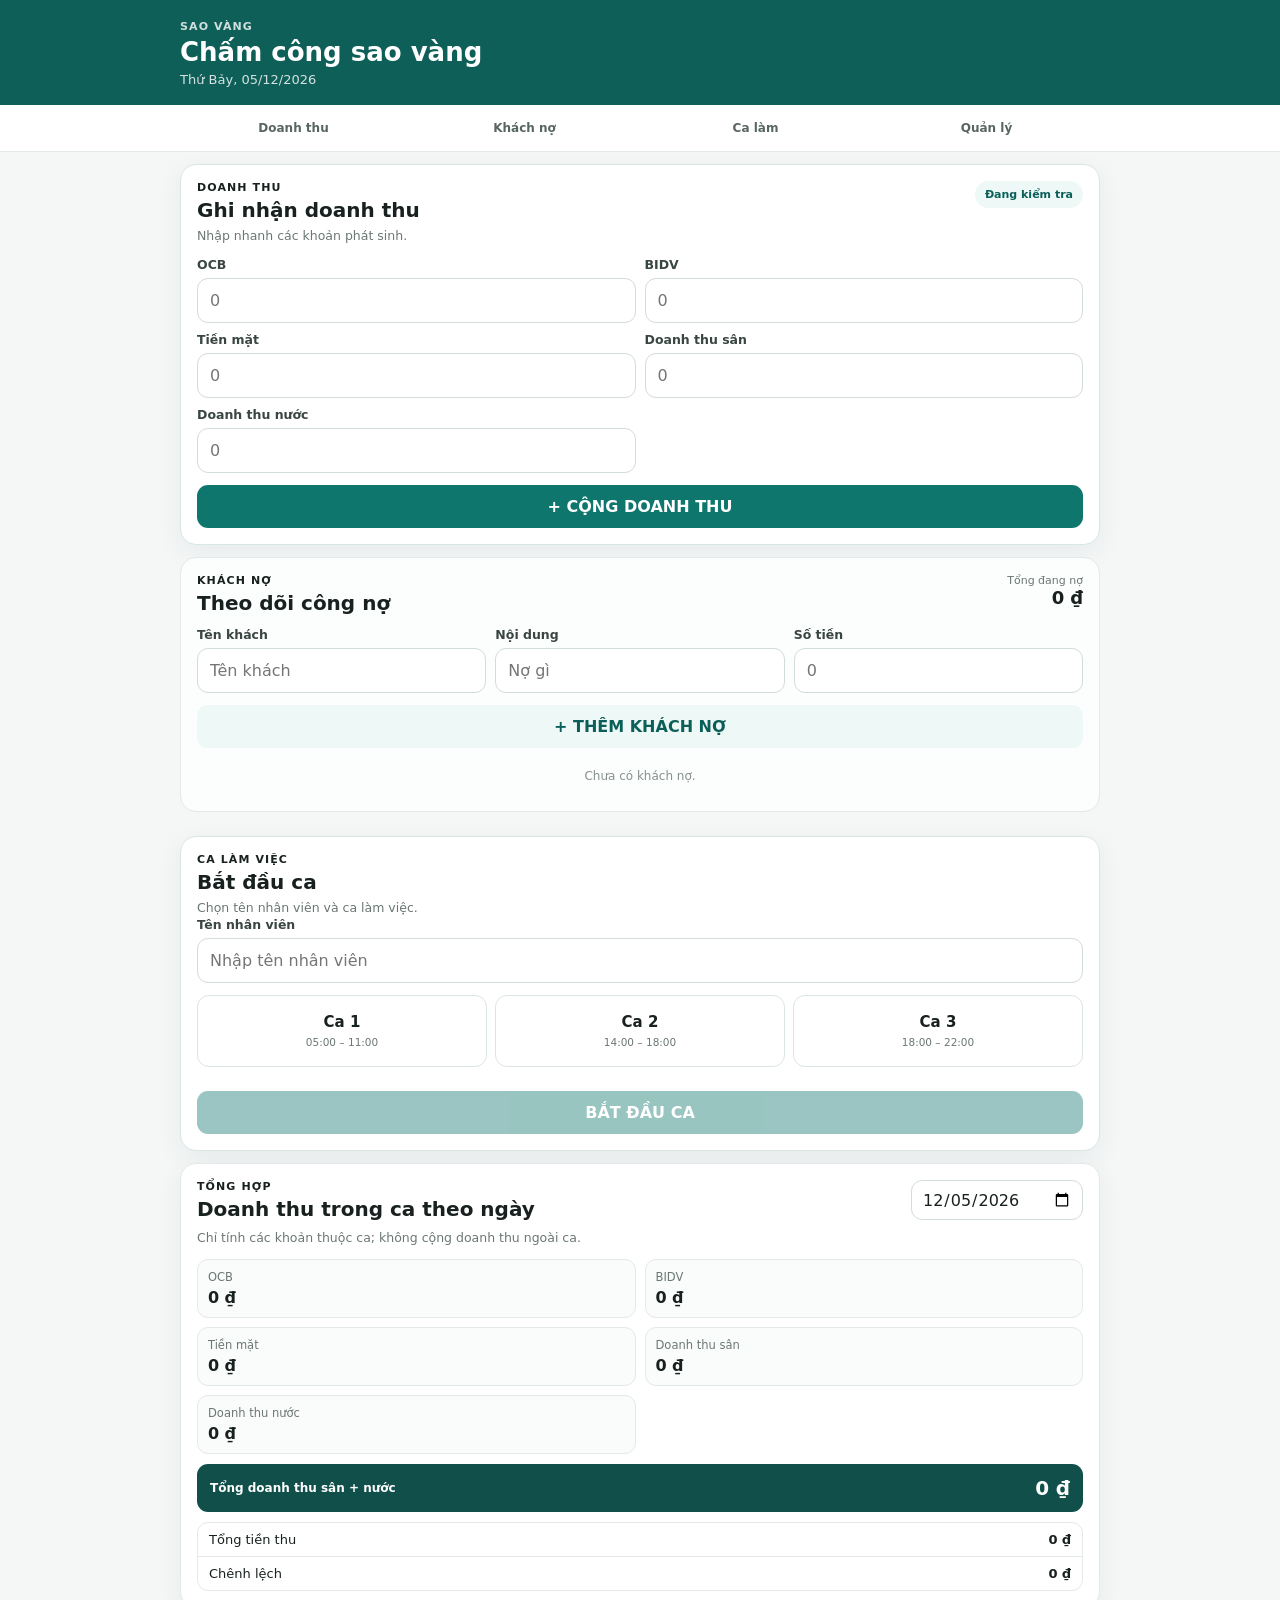
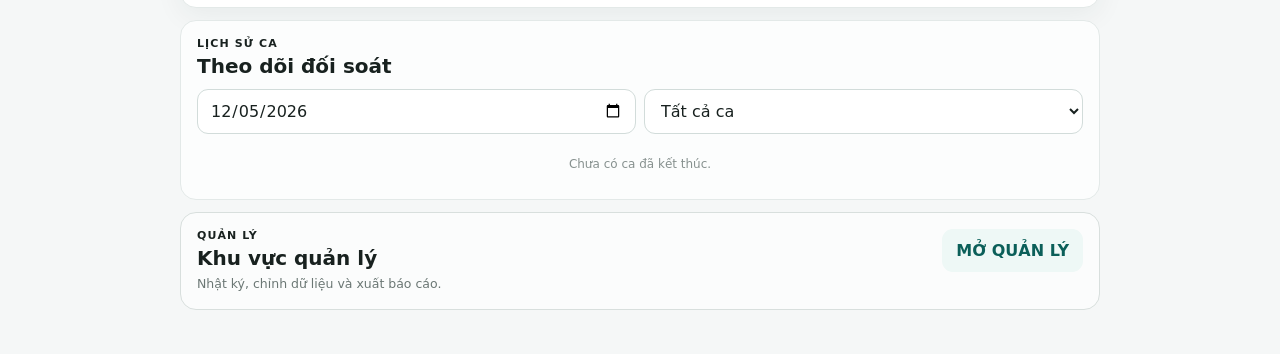
<file: index.html>
<!doctype html>
<html lang="vi">
<head>
  <meta charset="utf-8" />
  <meta name="viewport" content="width=device-width,initial-scale=1,viewport-fit=cover" />
  <meta name="theme-color" content="#0f766e" />
  <meta name="apple-mobile-web-app-capable" content="yes" />
  <meta name="apple-mobile-web-app-title" content="Chấm công sao vàng" />
  <title>Chấm công sao vàng</title>
  <link rel="manifest" href="manifest.webmanifest?v=19" />
  <link rel="icon" href="icon.svg" type="image/svg+xml" />
  <link rel="stylesheet" href="styles.css?v=19" />
</head>
<body>
<header class="hero">
  <div class="wrap hero-in">
    <div>
      <div class="eyebrow">SAO VÀNG</div>
      <h1>Chấm công sao vàng</h1>
      <div id="todayLabel" class="sub"></div>
    </div>
    <button id="installBtn" class="btn hero-btn hidden">Cài app</button>
  </div>
</header>

<nav class="quick-nav" aria-label="Truy cập nhanh">
  <div class="wrap quick-nav-in">
    <a href="#attendanceSection">Chấm công</a>
    <a href="#shiftSection">Ca làm</a>
    <a href="#quickRevenueCard">Doanh thu</a>
    <a href="#managerSection">Quản lý</a>
  </div>
</nav>

<main class="wrap grid">
  <section id="attendanceSection" class="card primary-card attendance-card">
    <div class="head">
      <div><div class="kicker">CHẤM CÔNG</div><h2>Chấm công nhân viên</h2></div>
      <div id="clockNow" class="clock">--:--:--</div>
    </div>
    <div class="attendance-top" style="display:block">
      <label class="grow"><span>Tên nhân viên</span><input id="attendanceEmployee" class="input" maxlength="60" placeholder="Nhập tên nhân viên"></label>
      <div style="display:grid;grid-template-columns:1fr 1fr;gap:10px;margin-top:12px">
        <button id="attendanceInBtn" class="btn primary" type="button">CHẤM CÔNG VÀO</button>
        <button id="attendanceOutBtn" class="btn secondary" type="button">CHẤM CÔNG RA</button>
      </div>
      <button id="attendanceBtn" class="hidden" type="button" aria-hidden="true" tabindex="-1"></button>
    </div>
    <div id="attendancePreview" class="notice">Đang xác định ca…</div>
    <div class="subsection-head">
      <div><b>Lịch sử chấm công</b><span>Dữ liệu chung theo ngày</span></div>
      <input id="attendanceDate" type="date" class="input date">
    </div>
    <div id="attendanceList" class="list"></div>
    <div id="attendanceEmpty" class="empty hidden">Chưa có chấm công trong ngày này.</div>
  </section>

  <div id="shiftSection" class="section-anchor"></div>
  <section id="startCard" class="card primary-card">
    <div class="head"><div><div class="kicker">CA LÀM VIỆC</div><h2>Bắt đầu ca</h2><p class="muted">Chọn tên nhân viên và ca làm việc.</p></div></div>
    <label><span>Tên nhân viên</span><input id="employeeName" class="input" maxlength="60" placeholder="Nhập tên nhân viên"></label>
    <div class="shift-grid">
      <button data-shift="ca1" class="shift"><strong>Ca 1</strong><small>05:00 – 11:00</small></button>
      <button data-shift="ca2" class="shift"><strong>Ca 2</strong><small>14:00 – 18:00</small></button>
      <button data-shift="ca3" class="shift"><strong>Ca 3</strong><small>18:00 – 22:00</small></button>
    </div>
    <button id="startShiftBtn" class="btn primary block" disabled>BẮT ĐẦU CA</button>
  </section>

  <section id="quickRevenueCard" class="card primary-card">
    <div class="head"><div><div class="kicker">DOANH THU</div><h2>Ghi nhận doanh thu</h2><p class="muted">Nhập nhanh các khoản phát sinh.</p></div><span id="revenueMode" class="badge">Đang kiểm tra</span></div>
    <div class="money-grid">
      <label><span>OCB</span><input id="qTransfer" class="input money" inputmode="numeric" placeholder="0"></label>
      <label><span>BIDV</span><input id="qBidv" class="input money" inputmode="numeric" placeholder="0"></label>
      <label><span>Tiền mặt</span><input id="qCash" class="input money" inputmode="numeric" placeholder="0"></label>
      <label><span>Doanh thu sân</span><input id="qCourt" class="input money" inputmode="numeric" placeholder="0"></label>
      <label><span>Doanh thu nước</span><input id="qWater" class="input money" inputmode="numeric" placeholder="0"></label>
    </div>
    <button id="addRevenueBtn" class="btn primary block">+ CỘNG DOANH THU</button>
  </section>

  <section id="summarySection" class="card compact-card">
    <div class="head compact"><div><div class="kicker">TỔNG HỢP</div><h2>Doanh thu theo ngày</h2></div><input id="summaryDate" type="date" class="input date"></div>
    <div class="summary-grid"><div><span>OCB</span><b id="sumTransfer">0 ₫</b></div><div><span>BIDV</span><b id="sumBidv">0 ₫</b></div><div><span>Tiền mặt</span><b id="sumCash">0 ₫</b></div><div><span>Doanh thu sân</span><b id="sumCourt">0 ₫</b></div><div><span>Doanh thu nước</span><b id="sumWater">0 ₫</b></div></div>
    <div class="grand"><span>Tổng doanh thu</span><strong id="sumRevenue">0 ₫</strong></div>
  </section>

  <section id="debtSection" class="card secondary-card">
    <div class="head"><div><div class="kicker">KHÁCH NỢ</div><h2>Theo dõi công nợ</h2></div><div class="right"><small>Tổng đang nợ</small><strong id="debtTotal">0 ₫</strong></div></div>
    <div class="debt-grid"><label><span>Tên khách</span><input id="debtCustomer" class="input" placeholder="Tên khách"></label><label><span>Nội dung</span><input id="debtReason" class="input" placeholder="Nợ gì"></label><label><span>Số tiền</span><input id="debtAmount" class="input money" inputmode="numeric" placeholder="0"></label></div>
    <button id="addDebtBtn" class="btn secondary block">+ THÊM KHÁCH NỢ</button><div id="debtList" class="list"></div><div id="debtEmpty" class="empty">Chưa có khách nợ.</div>
  </section>

  <section id="activeCard" class="card active hidden">
    <div class="head"><div><div class="kicker">CA ĐANG HOẠT ĐỘNG</div><h2 id="activeTitle">Ca</h2><p id="activeMeta" class="muted"></p></div><span class="badge live">Đang làm</span></div>
    <div id="activeLockNotice" class="notice"></div>
    <div class="elapsed"><span>Thời gian đã làm</span><strong id="elapsed">00:00:00</strong></div>
    <div class="summary-grid">
      <div><span>OCB</span><b id="liveTransfer">0 ₫</b></div><div><span>BIDV</span><b id="liveBidv">0 ₫</b></div><div><span>Tiền mặt</span><b id="liveCash">0 ₫</b></div>
      <div><span>Doanh thu sân</span><b id="liveCourt">0 ₫</b></div><div><span>Doanh thu nước</span><b id="liveWater">0 ₫</b></div>
    </div>
    <div class="totals"><div><span>Tổng tiền thu</span><b id="liveCollected">0 ₫</b></div><div><span>Tổng doanh thu</span><b id="liveRevenue">0 ₫</b></div><div><span>Chênh lệch</span><b id="liveDiff">0 ₫</b></div></div>
    <div class="section-gap"><div class="kicker">DIỄN BIẾN CA</div><div id="activeEntries" class="list"></div><div id="activeEntriesEmpty" class="empty">Chưa có khoản doanh thu nào trong ca.</div></div>
    <button id="finishShiftBtn" class="btn danger block hidden">KẾT THÚC CA</button>
  </section>

  <section id="historySection" class="card secondary-card">
    <div class="head compact"><div><div class="kicker">LỊCH SỬ CA</div><h2>Theo dõi đối soát</h2></div></div>
    <div class="filters"><input id="historyDate" type="date" class="input"><select id="historyShift" class="input"><option value="all">Tất cả ca</option><option value="ca1">Ca 1</option><option value="ca2">Ca 2</option><option value="ca3">Ca 3</option></select></div>
    <div id="historyList" class="list"></div><div id="historyEmpty" class="empty hidden">Chưa có ca đã kết thúc.</div>
  </section>

  <section id="managerSection" class="card manager-card secondary-card">
    <div class="head"><div><div class="kicker">QUẢN LÝ</div><h2>Khu vực quản lý</h2><p class="muted">Nhật ký, chỉnh dữ liệu và xuất báo cáo.</p></div><button id="managerOpenBtn" class="btn secondary">MỞ QUẢN LÝ</button></div>
    <div id="managerPanel" class="hidden">
      <div class="manager-bar"><b>Đã mở quyền quản lý</b><button id="managerLockBtn" class="btn subtle">Khóa</button></div>
      <div class="filters"><input id="managerDate" type="date" class="input"><select id="managerShift" class="input"><option value="all">Tất cả ca</option><option value="ca1">Ca 1</option><option value="ca2">Ca 2</option><option value="ca3">Ca 3</option></select></div>
      <div class="manager-section"><div class="kicker">NHẬT KÝ HOẠT ĐỘNG</div><div id="auditList" class="list"></div><div id="auditEmpty" class="empty hidden">Chưa có nhật ký trong ngày này.</div></div>
      <div class="manager-section"><div class="kicker">CA ĐÃ KẾT THÚC</div><div id="managerShiftList" class="list"></div><div id="managerShiftEmpty" class="empty hidden">Không có ca phù hợp.</div></div>
      <div class="manager-section"><div class="kicker">LỊCH SỬ CHẤM CÔNG</div><div id="managerAttendanceList" class="list"></div><div id="managerAttendanceEmpty" class="empty hidden">Không có chấm công phù hợp.</div></div>
    </div>
  </section>
</main>
<div id="toast" class="toast"></div>
<script src="app.js?v=19"></script>
<script src="attendance-io.js?v=19"></script>
<script src="revenue-delete.js?v=36"></script>
<script src="manager-close.js?v=19"></script>
<script src="shift-controls.js?v=32"></script>
<script src="manager-export.js?v=19"></script>
<script src="shift-summary.js?v=19"></script>
<script src="saovang-branch.js?v=19"></script>
<script src="saovang-banks.js?v=36" data-saovang-banks></script>
<script src="saovang-daily-summary.js?v=36" data-sv-daily-summary></script>
</body>
</html>
</file>
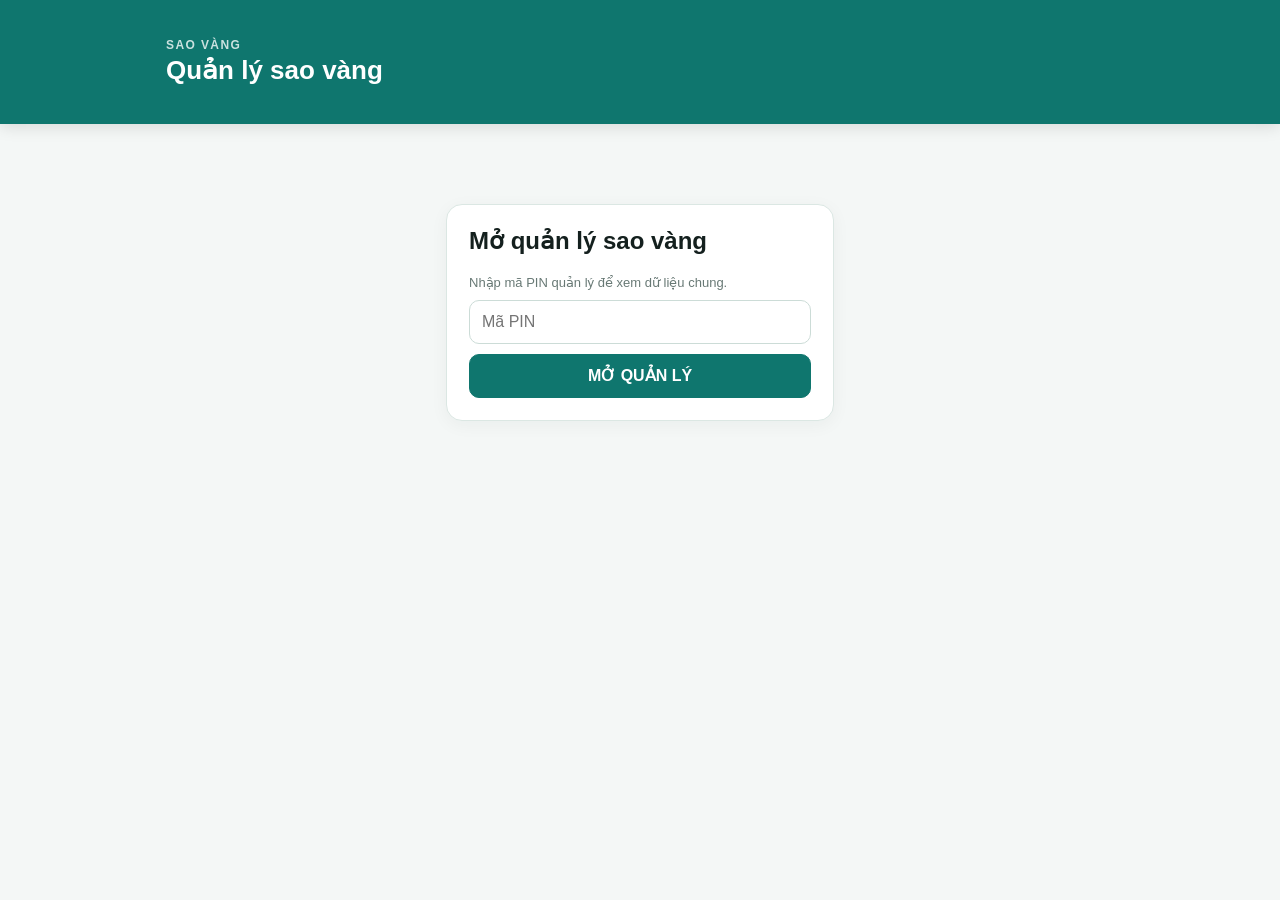
<file: manager.html>
<!doctype html>
<html lang="vi">
<head>
<meta charset="utf-8">
<meta name="viewport" content="width=device-width,initial-scale=1,viewport-fit=cover">
<meta name="theme-color" content="#0f766e">
<title>971 Relax Court · Quản lý</title>
<style>
*{box-sizing:border-box}body{margin:0;font-family:-apple-system,BlinkMacSystemFont,"Segoe UI",Roboto,Arial,sans-serif;background:#f4f7f6;color:#14201e}.wrap{max-width:980px;margin:auto;padding:16px}.top{background:#0f766e;color:white;padding:22px 0;box-shadow:0 2px 16px #0002}.top h1{margin:3px 0 0;font-size:26px}.eyebrow{font-size:12px;font-weight:800;letter-spacing:1.4px;opacity:.78}.toolbar{display:flex;gap:10px;align-items:center;flex-wrap:wrap;margin:14px 0}.card{background:white;border:1px solid #dbe7e3;border-radius:16px;padding:16px;margin:14px 0;box-shadow:0 4px 18px #13322a0c}.head{display:flex;justify-content:space-between;align-items:flex-start;gap:10px}.head h2{margin:3px 0;font-size:19px}.kicker{font-size:11px;font-weight:800;letter-spacing:1.1px;color:#0f766e}.muted{color:#687975;font-size:13px}.grid{display:grid;grid-template-columns:repeat(4,1fr);gap:10px;margin-top:12px}.stat{background:#f6faf9;border:1px solid #e0ebe8;border-radius:12px;padding:12px}.stat span{display:block;font-size:12px;color:#687975}.stat b{display:block;margin-top:5px;font-size:18px}.input,.btn{min-height:44px;border-radius:10px;border:1px solid #ccdcd7;padding:0 12px;font:inherit}.input{background:white}.btn{cursor:pointer;font-weight:750;background:#eef5f3;color:#16443b}.btn.primary{background:#0f766e;color:white;border-color:#0f766e}.btn.danger{background:#b42318;color:white;border-color:#b42318}.btn:disabled{opacity:.5}.row{display:flex;justify-content:space-between;gap:10px;padding:12px 0;border-bottom:1px solid #edf2f0}.row:last-child{border-bottom:0}.row-main{min-width:0}.row-main b,.row-main span,.row-main small{display:block}.row-main span{margin-top:4px;font-size:13px;color:#445954}.row-main small{margin-top:4px;color:#71827e}.actions{display:flex;gap:6px;align-items:center}.badge{padding:6px 9px;border-radius:99px;background:#ddf5ee;color:#08735c;font-size:12px;font-weight:800}.empty{padding:14px 0;color:#7a8985;text-align:center}.hidden{display:none!important}.login{max-width:420px;margin:50px auto}.login .card{padding:22px}.login h2{margin-top:0}.login .input,.login .btn{width:100%;margin-top:10px}.filters{display:flex;gap:8px;flex-wrap:wrap;margin-top:10px}.filters .input{flex:1;min-width:150px}.split{display:grid;grid-template-columns:1fr 1fr;gap:14px}.toast{position:fixed;left:50%;bottom:24px;transform:translate(-50%,20px);background:#102925;color:white;padding:11px 16px;border-radius:10px;opacity:0;pointer-events:none;transition:.2s;z-index:5}.toast.show{opacity:1;transform:translate(-50%,0)}a{color:#0f766e}@media(max-width:720px){.grid{grid-template-columns:1fr 1fr}.split{grid-template-columns:1fr}.row{align-items:flex-start}.actions{flex-direction:column}.toolbar .input,.toolbar .btn{flex:1}}
</style>
</head>
<body>
<header class="top"><div class="wrap"><div class="eyebrow">971 RELAX COURT</div><h1>Trang quản lý</h1></div></header>
<div id="loginView" class="wrap login"><div class="card"><h2>Mở trang quản lý</h2><div class="muted">Nhập mã PIN quản lý để xem dữ liệu chung.</div><input id="pinInput" class="input" type="password" inputmode="numeric" placeholder="Mã PIN"><button id="loginBtn" class="btn primary">MỞ QUẢN LÝ</button></div></div>
<main id="appView" class="wrap hidden">
  <div class="toolbar"><input id="viewDate" type="date" class="input"><button id="refreshBtn" class="btn">LÀM MỚI</button><button id="logoutBtn" class="btn">KHÓA</button></div>
  <section class="card"><div class="head"><div><div class="kicker">CA ĐANG HOẠT ĐỘNG</div><h2 id="activeTitle">Không có ca</h2><div id="activeMeta" class="muted"></div></div><span id="activeBadge" class="badge hidden">ĐANG LÀM</span></div><div id="activeStats" class="grid hidden"><div class="stat"><span>Chuyển khoản</span><b id="aTransfer">0 ₫</b></div><div class="stat"><span>Tiền mặt</span><b id="aCash">0 ₫</b></div><div class="stat"><span>Doanh thu sân</span><b id="aCourt">0 ₫</b></div><div class="stat"><span>Doanh thu nước</span><b id="aWater">0 ₫</b></div></div><div id="activeEntries"></div><button id="closeActiveBtn" class="btn danger hidden" style="margin-top:12px">ĐÓNG CA ĐANG LÀM</button></section>
  <section class="card"><div class="head"><div><div class="kicker">DOANH THU</div><h2>Tổng hợp theo ngày</h2></div></div><div class="grid"><div class="stat"><span>Chuyển khoản</span><b id="sTransfer">0 ₫</b></div><div class="stat"><span>Tiền mặt</span><b id="sCash">0 ₫</b></div><div class="stat"><span>Doanh thu sân</span><b id="sCourt">0 ₫</b></div><div class="stat"><span>Doanh thu nước</span><b id="sWater">0 ₫</b></div></div><div class="grid"><div class="stat"><span>Tổng tiền thu</span><b id="sCollected">0 ₫</b></div><div class="stat"><span>Tổng doanh thu</span><b id="sRevenue">0 ₫</b></div><div class="stat"><span>Chênh lệch</span><b id="sDiff">0 ₫</b></div></div></section>
  <div class="split"><section class="card"><div class="kicker">CHẤM CÔNG</div><h2>Lịch sử vào / ra</h2><div id="attendanceList"></div><div id="attendanceEmpty" class="empty">Chưa có dữ liệu.</div></section><section class="card"><div class="kicker">KHÁCH NỢ</div><h2>Công nợ đang mở</h2><div id="debtTotal" class="muted"></div><div id="debtList"></div><div id="debtEmpty" class="empty">Không có khách nợ.</div></section></div>
  <section class="card"><div class="kicker">LỊCH SỬ CA</div><h2>Các ca đã kết thúc</h2><div id="historyList"></div><div id="historyEmpty" class="empty">Chưa có ca.</div></section>
  <section class="card"><div class="kicker">NHẬT KÝ HOẠT ĐỘNG</div><h2>Hoạt động hệ thống</h2><div id="auditList"></div><div id="auditEmpty" class="empty">Chưa có hoạt động.</div></section>
  <section class="card"><div class="kicker">XUẤT BÁO CÁO</div><h2>Chấm công & doanh thu</h2><div class="filters"><select id="exportType" class="input"><option value="day">Theo ngày</option><option value="month">Theo tháng</option><option value="year">Theo năm</option></select><input id="exportValue" type="date" class="input"></div><div class="filters"><button id="exportAttendanceBtn" class="btn primary">XUẤT CHẤM CÔNG</button><button id="exportRevenueBtn" class="btn primary">XUẤT DOANH THU</button></div></section>
</main>
<div id="toast" class="toast"></div>
<script src="manager-app.js?v=2"></script>
<script src="manager-shift-summary.js?v=2"></script>
<script src="saovang-manager-branch.js?v=3"></script>
</body></html>
</file>
<file: styles.css>
:root{--bg:#f5f7f7;--card:#fff;--line:#e3e9e8;--text:#18211f;--muted:#6b7774;--primary:#0f766e;--primary-dark:#0b5f59;--primary-soft:#eef8f6;--danger:#dc2626;--danger-soft:#fff1f2;--shadow:0 8px 28px rgba(22,48,43,.06)}*{box-sizing:border-box}html{scroll-behavior:smooth}body{margin:0;font-family:Inter,ui-sans-serif,system-ui,-apple-system,BlinkMacSystemFont,"Segoe UI",sans-serif;background:var(--bg);color:var(--text);-webkit-font-smoothing:antialiased}button,input,select{font:inherit}.wrap{width:min(920px,calc(100% - 24px));margin:auto}.hero{background:#0f5f59;color:#fff;padding:20px 0 18px}.hero-in{display:flex;align-items:center;justify-content:space-between;gap:14px}.eyebrow,.kicker{font-size:11px;font-weight:900;letter-spacing:.1em}.hero .eyebrow{opacity:.8}.hero h1{font-size:26px;line-height:1.1;margin:5px 0 5px}.sub{font-size:13px;opacity:.82}.hero-btn{background:rgba(255,255,255,.14);color:#fff;border:1px solid rgba(255,255,255,.2)}.quick-nav{position:sticky;top:0;z-index:30;background:rgba(255,255,255,.96);backdrop-filter:blur(10px);border-bottom:1px solid var(--line)}.quick-nav-in{display:grid;grid-template-columns:repeat(4,1fr);gap:4px;padding:7px 0}.quick-nav a{text-decoration:none;color:#586663;text-align:center;font-size:12px;font-weight:800;padding:9px 5px;border-radius:10px}.quick-nav a:hover{background:var(--primary-soft);color:var(--primary)}.grid{display:grid;gap:12px;padding:12px 0 44px}.section-anchor{height:0;scroll-margin-top:70px}.card{background:var(--card);border:1px solid var(--line);border-radius:16px;padding:16px;box-shadow:var(--shadow);scroll-margin-top:62px}.primary-card{border-color:#d8e7e4}.secondary-card{box-shadow:none;background:#fcfdfd}.active{border-color:#a7d9d0;background:linear-gradient(180deg,#fff,#fbfffe)}.head{display:flex;justify-content:space-between;gap:12px;align-items:flex-start}.head.compact{align-items:center}.head h2{font-size:20px;line-height:1.2;margin:4px 0 0}.muted{color:var(--muted);font-size:12.5px;line-height:1.45;margin:5px 0 0}.input{width:100%;min-height:45px;border:1px solid #d2dcda;border-radius:11px;background:#fff;color:var(--text);padding:10px 12px;outline:none;transition:.15s}.input:focus{border-color:var(--primary);box-shadow:0 0 0 3px rgba(15,118,110,.08)}label span{display:block;margin:0 0 6px;font-size:12.5px;font-weight:800;color:#394642}.btn{min-height:43px;border:0;border-radius:11px;padding:10px 14px;font-weight:900;cursor:pointer;transition:.15s}.btn:active{transform:translateY(1px)}.btn:disabled{opacity:.42;cursor:not-allowed;transform:none}.primary{background:var(--primary);color:#fff}.primary:hover{background:var(--primary-dark)}.secondary{background:var(--primary-soft);color:var(--primary-dark)}.subtle,.ghost{background:#f1f4f3;color:#45534f}.danger{background:var(--danger);color:#fff}.block{width:100%;margin-top:12px}.hidden{display:none!important}.badge{display:inline-flex;align-items:center;justify-content:center;border-radius:999px;padding:7px 10px;background:var(--primary-soft);color:var(--primary-dark);font-size:11px;font-weight:900;white-space:nowrap}.badge.live{background:#dcfce7;color:#166534}.clock{font-size:22px;font-weight:900;font-variant-numeric:tabular-nums;letter-spacing:.02em}.attendance-top{display:flex;gap:12px;align-items:flex-end;margin:14px 0 10px}.grow{flex:1}.punch{width:88px;height:88px;flex:0 0 88px;border:0;border-radius:50%;background:var(--primary);color:#fff;font-size:13px;font-weight:1000;line-height:1.08;box-shadow:0 8px 18px rgba(15,118,110,.22);cursor:pointer}.notice{margin:8px 0;padding:10px 12px;border-radius:11px;background:var(--primary-soft);color:#285e58;font-size:12.5px;font-weight:800}.subsection-head{display:flex;align-items:center;justify-content:space-between;gap:10px;margin-top:14px;padding-top:13px;border-top:1px solid var(--line)}.subsection-head>div{display:grid;gap:2px}.subsection-head b{font-size:13px}.subsection-head span{font-size:11px;color:var(--muted)}.date{width:auto;min-height:40px;padding:8px 10px}.shift-grid{display:grid;grid-template-columns:repeat(3,1fr);gap:8px;margin:12px 0}.shift{min-height:72px;border:1px solid #dbe5e3;border-radius:12px;background:#fff;color:var(--text);padding:10px 6px;cursor:pointer}.shift strong{display:block;font-size:15px}.shift small{display:block;margin-top:5px;color:var(--muted);font-size:10.5px}.shift.selected{background:var(--primary);border-color:var(--primary);color:#fff}.shift.selected small{color:#d9f5ef}.shift:disabled{background:#f4f6f5;color:#94a09d;opacity:1}.money-grid,.summary-grid{display:grid;grid-template-columns:repeat(2,minmax(0,1fr));gap:9px;margin-top:12px}.summary-grid>div{border:1px solid var(--line);border-radius:11px;background:#fafcfc;padding:10px}.summary-grid span{display:block;color:var(--muted);font-size:11.5px}.summary-grid b{display:block;margin-top:4px;font-size:16px}.elapsed{display:flex;align-items:center;justify-content:space-between;margin:12px 0;padding:11px 12px;border-radius:11px;background:#f0faf8}.elapsed span{font-size:12px;color:#46605b;font-weight:800}.elapsed strong{font-size:21px;font-variant-numeric:tabular-nums}.totals{margin-top:9px;border:1px solid var(--line);border-radius:11px;overflow:hidden}.totals div{display:flex;align-items:center;justify-content:space-between;padding:9px 11px;border-bottom:1px solid var(--line);font-size:13px}.totals div:last-child{border-bottom:0}.grand{display:flex;align-items:center;justify-content:space-between;margin-top:10px;padding:12px 13px;border-radius:11px;background:#114f4a;color:#fff}.grand span{font-size:12px;font-weight:800}.grand strong{font-size:20px}.debt-grid{display:grid;grid-template-columns:1fr 1fr 1fr;gap:9px;margin-top:12px}.right{text-align:right}.right small{display:block;color:var(--muted);font-size:11px}.right strong{font-size:18px}.filters{display:grid;grid-template-columns:1fr 1fr;gap:8px;margin:11px 0}.list{display:grid;gap:7px;margin-top:9px}.row{display:grid;grid-template-columns:minmax(0,1fr) auto;gap:10px;align-items:center;padding:10px;border:1px solid var(--line);border-radius:11px;background:#fff}.row-main{display:grid;gap:3px;min-width:0}.row-main b{font-size:13px;overflow-wrap:anywhere}.row-main span,.row-main small{font-size:11.5px;color:var(--muted);line-height:1.4;overflow-wrap:anywhere}.row-actions{display:flex;gap:5px}.mini{min-height:34px;padding:7px 9px;border-radius:9px;font-size:11px}.empty{padding:12px 6px;text-align:center;color:#87918f;font-size:12px}.section-gap,.manager-section{margin-top:16px;padding-top:13px;border-top:1px solid var(--line)}.manager-card{border-color:#d8dfdd;background:#fbfcfc}.manager-bar{display:flex;align-items:center;justify-content:space-between;gap:10px;margin-top:12px;padding:10px 11px;border-radius:11px;background:#f3f6f5}.audit{display:grid;grid-template-columns:58px 1fr;gap:8px;padding:9px 0;border-bottom:1px solid var(--line)}.audit-time{font-size:12px;font-weight:900;color:var(--primary);font-variant-numeric:tabular-nums}.audit-text{display:grid;gap:2px}.audit-text b{font-size:12.5px}.audit-text span,.audit-text small{font-size:11.5px;color:var(--muted)}.toast{position:fixed;left:50%;bottom:22px;z-index:99;max-width:90%;transform:translate(-50%,18px);padding:11px 14px;border-radius:11px;background:#18211f;color:#fff;font-size:12.5px;font-weight:800;opacity:0;pointer-events:none;transition:.2s}.toast.show{opacity:1;transform:translate(-50%,0)}@media(max-width:640px){.wrap{width:min(100% - 14px,920px)}.hero{padding:16px 0 14px}.hero h1{font-size:22px}.hero-btn{min-height:38px;padding:8px 10px;font-size:12px}.quick-nav-in{padding:5px 0}.quick-nav a{font-size:11px;padding:8px 3px}.grid{gap:9px;padding-top:9px}.card{padding:13px;border-radius:14px}.head h2{font-size:17px}.clock{font-size:19px}.attendance-top{gap:9px}.punch{width:78px;height:78px;flex-basis:78px;font-size:12px}.input{min-height:43px}.money-grid,.summary-grid{grid-template-columns:1fr 1fr;gap:7px}.shift-grid{gap:6px}.shift{min-height:67px;padding:8px 4px}.shift strong{font-size:14px}.shift small{font-size:9.5px}.debt-grid{grid-template-columns:1fr}.row{grid-template-columns:1fr}.row-actions{justify-content:stretch}.row-actions .btn{flex:1}.subsection-head{align-items:flex-end}.date{max-width:145px}.audit{grid-template-columns:50px 1fr}.manager-card .head{align-items:center}.manager-card .head .btn{white-space:nowrap;font-size:11px;padding:8px 10px}.grand strong{font-size:18px}}
</file>
